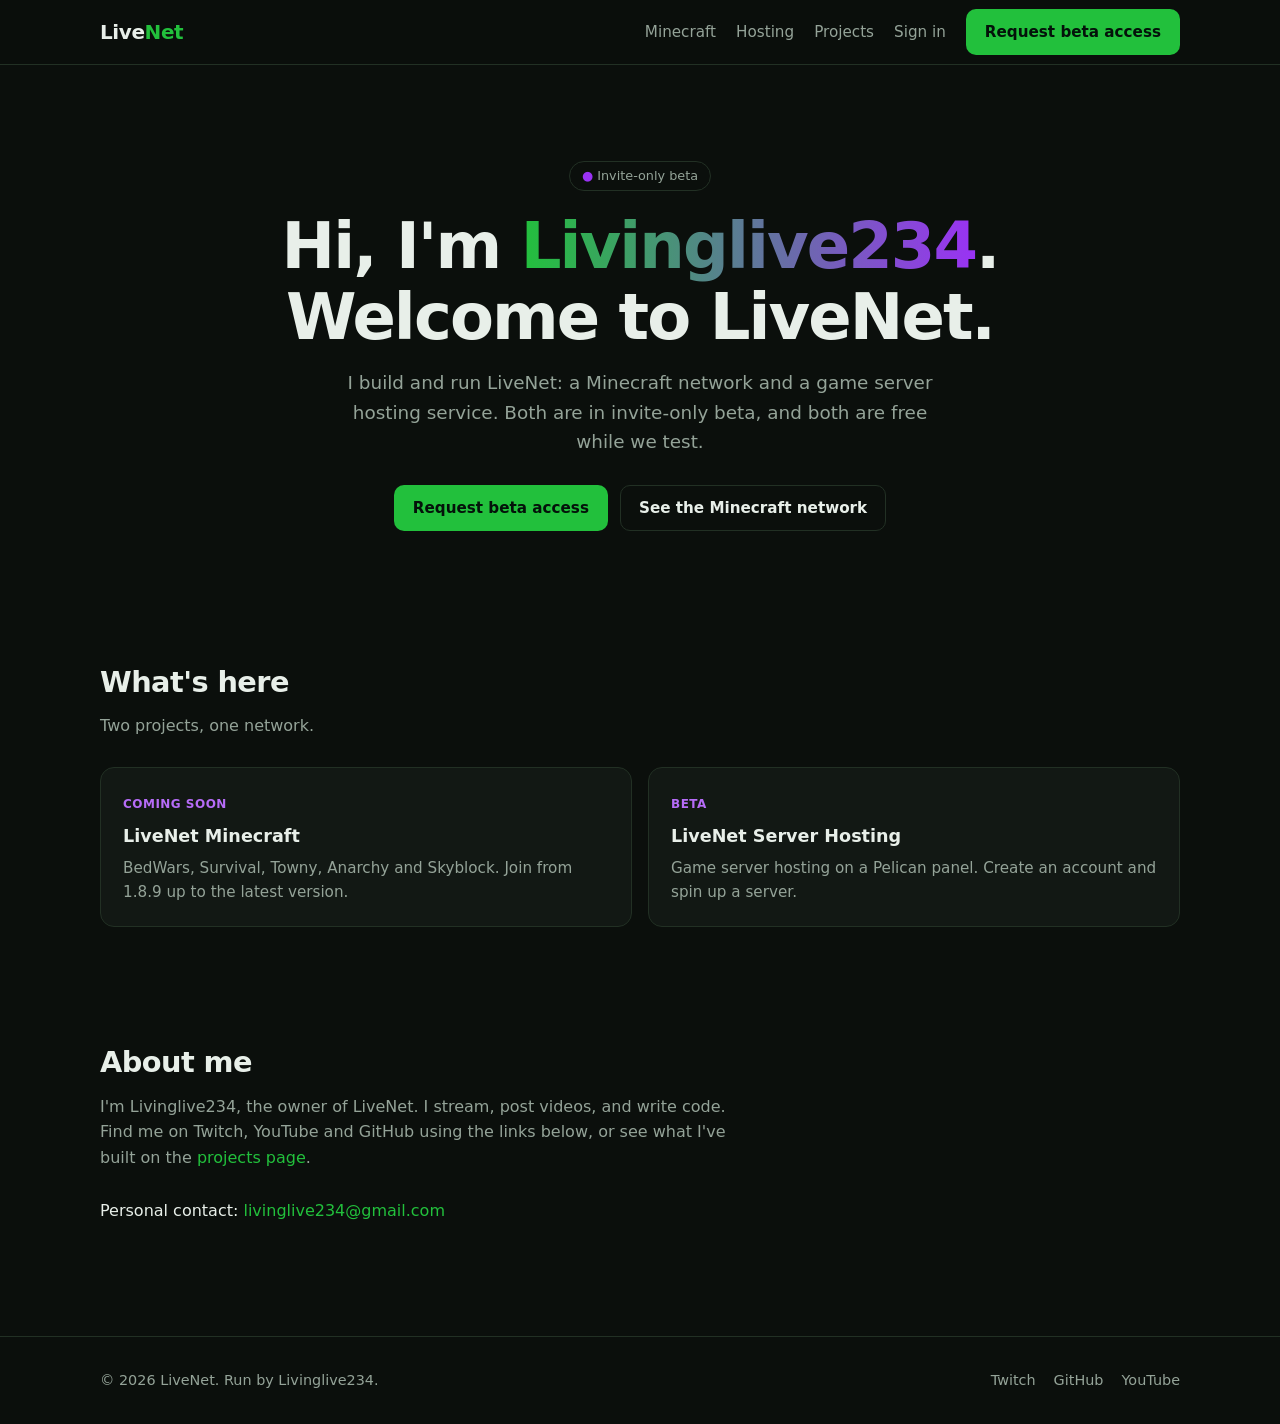
<file: index.html>
<!doctype html>
<html lang="en">
<head>
  <meta charset="utf-8">
  <meta name="viewport" content="width=device-width, initial-scale=1">
  <title>LiveNet — Livinglive234</title>
  <meta name="description" content="LiveNet is a Minecraft network and game server hosting run by Livinglive234. Currently invite-only and free.">
  <link rel="icon" href="https://panel.livenet.host/livinglive234.ico">
  <link rel="stylesheet" href="/css/style.css">
</head>
<body>
  <header class="site-header">
    <div class="wrap">
      <a class="logo" href="/">Live<span>Net</span></a>
      <nav>
        <a href="/minecraft/">Minecraft</a>
        <a href="/hosting/">Hosting</a>
        <a href="/projects/">Projects</a>
        <a href="https://panel.livenet.host/login">Sign in</a>
        <a class="btn btn-primary" href="/beta/">Request beta access</a>
      </nav>
    </div>
  </header>

  <main>
    <div class="wrap hero">
      <span class="badge">Invite-only beta</span>
      <h1>Hi, I'm <em>Livinglive234</em>.<br>Welcome to LiveNet.</h1>
      <p>I build and run LiveNet: a Minecraft network and a game server hosting service. Both are in invite-only beta, and both are free while we test.</p>
      <div class="actions">
        <a class="btn btn-primary" href="/beta/">Request beta access</a>
        <a class="btn btn-ghost" href="/minecraft/">See the Minecraft network</a>
      </div>
    </div>

    <section>
      <div class="wrap">
        <h2>What's here</h2>
        <p class="lead">Two projects, one network.</p>
        <div class="grid">
          <a class="card" href="/minecraft/" style="color:inherit">
            <span class="tag">Coming soon</span>
            <h3>LiveNet Minecraft</h3>
            <p>BedWars, Survival, Towny, Anarchy and Skyblock. Join from 1.8.9 up to the latest version.</p>
          </a>
          <a class="card" href="/hosting/" style="color:inherit">
            <span class="tag">Beta</span>
            <h3>LiveNet Server Hosting</h3>
            <p>Game server hosting on a Pelican panel. Create an account and spin up a server.</p>
          </a>
        </div>
      </div>
    </section>

    <section>
      <div class="wrap">
        <h2>About me</h2>
        <p class="lead">I'm Livinglive234, the owner of LiveNet. I stream, post videos, and write code. Find me on Twitch, YouTube and GitHub using the links below, or see what I've built on the <a href="/projects/">projects page</a>.</p>
        <p>Personal contact: <a href="mailto:livinglive234@gmail.com">livinglive234@gmail.com</a></p>
      </div>
    </section>
  </main>

  <footer class="site-footer">
    <div class="wrap">
      <span>© 2026 LiveNet. Run by Livinglive234.</span>
      <div class="links">
        <a href="https://twitch.tv/Livinglive234" rel="noopener">Twitch</a>
        <a href="https://github.com/Livinglive234" rel="noopener">GitHub</a>
        <a href="https://youtube.com/@Livinglive234" rel="noopener">YouTube</a>
      </div>
    </div>
  </footer>
</body>
</html>
</file>
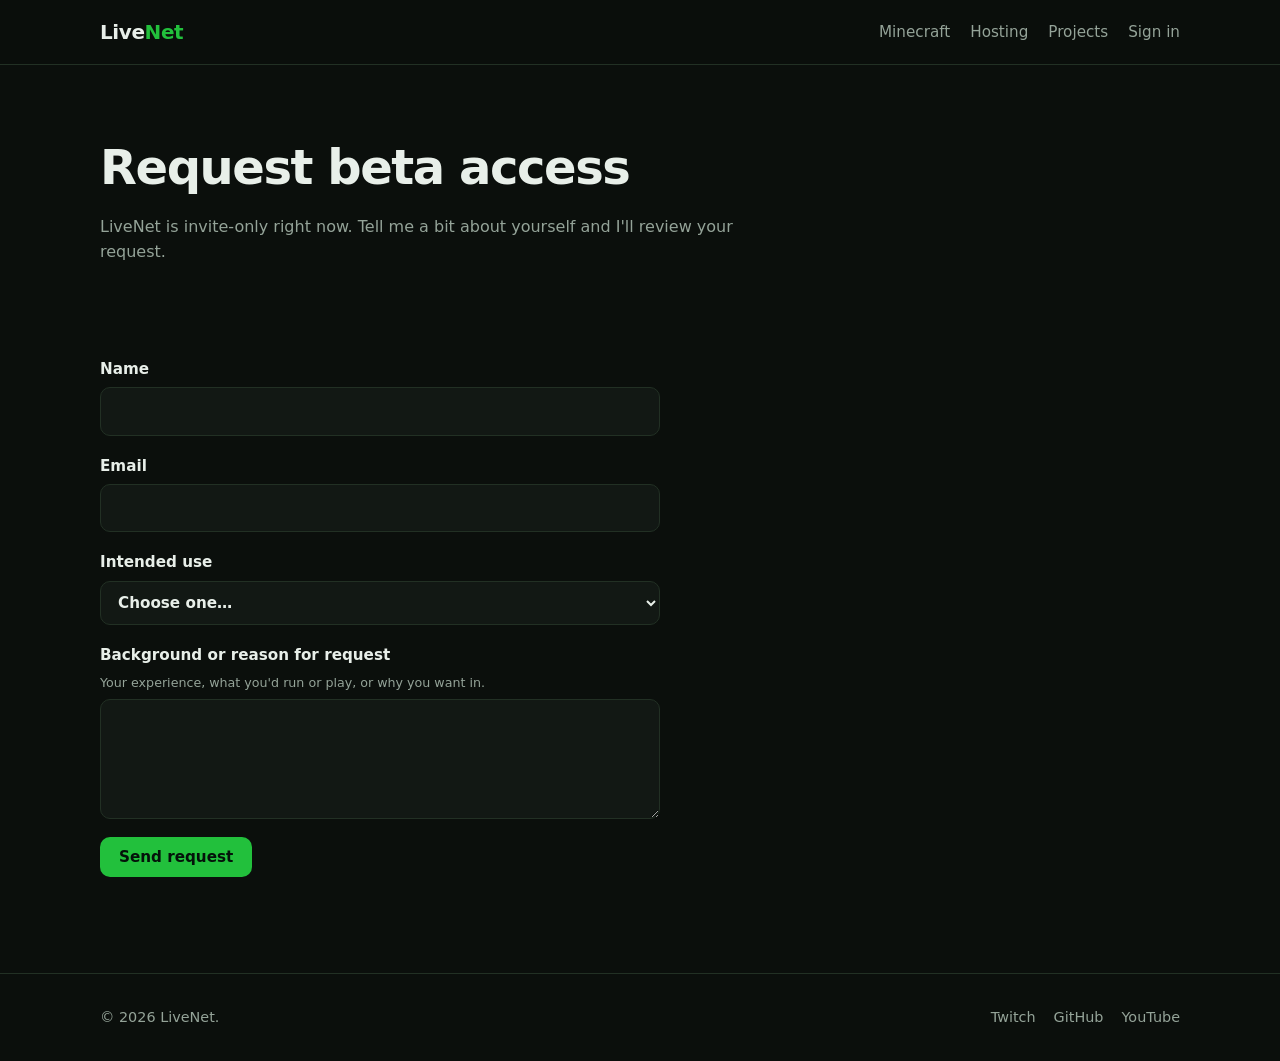
<file: beta/index.html>
<!doctype html>
<html lang="en">
<head>
  <meta charset="utf-8">
  <meta name="viewport" content="width=device-width, initial-scale=1">
  <title>Request beta access — LiveNet</title>
  <meta name="description" content="Request access to the LiveNet invite-only beta.">
  <link rel="icon" href="https://panel.livenet.host/livinglive234.ico">
  <link rel="stylesheet" href="/css/style.css">
</head>
<body>
  <header class="site-header">
    <div class="wrap">
      <a class="logo" href="/">Live<span>Net</span></a>
      <nav>
        <a href="/minecraft/">Minecraft</a>
        <a href="/hosting/">Hosting</a>
        <a href="/projects/">Projects</a>
        <a href="https://panel.livenet.host/login">Sign in</a>
      </nav>
    </div>
  </header>

  <main>
    <div class="wrap page-title">
      <h1>Request beta access</h1>
      <p class="lead">LiveNet is invite-only right now. Tell me a bit about yourself and I'll review your request.</p>
    </div>

    <section>
      <div class="wrap">
        <form id="beta-form" novalidate>
          <label>Name
            <input name="name" type="text" required maxlength="100" autocomplete="name">
          </label>
          <label>Email
            <input name="email" type="email" required maxlength="200" autocomplete="email">
          </label>
          <label>Intended use
            <select name="use" required>
              <option value="">Choose one…</option>
              <option>Minecraft network (playing)</option>
              <option>Game server hosting</option>
              <option>Both</option>
              <option>Other</option>
            </select>
          </label>
          <label>Background or reason for request
            <small>Your experience, what you'd run or play, or why you want in.</small>
            <textarea name="reason" required maxlength="2000"></textarea>
          </label>
          <!-- Honeypot: real people leave this empty -->
          <input class="hp" name="website" type="text" tabindex="-1" autocomplete="off" aria-hidden="true">
          <div id="status" class="status" role="status"></div>
          <div><button class="btn btn-primary" type="submit">Send request</button></div>
        </form>
      </div>
    </section>
  </main>

  <footer class="site-footer">
    <div class="wrap">
      <span>© 2026 LiveNet.</span>
      <div class="links">
        <a href="https://twitch.tv/Livinglive234" rel="noopener">Twitch</a>
        <a href="https://github.com/Livinglive234" rel="noopener">GitHub</a>
        <a href="https://youtube.com/@Livinglive234" rel="noopener">YouTube</a>
      </div>
    </div>
  </footer>

  <script src="/js/beta.js"></script>
</body>
</html>
</file>
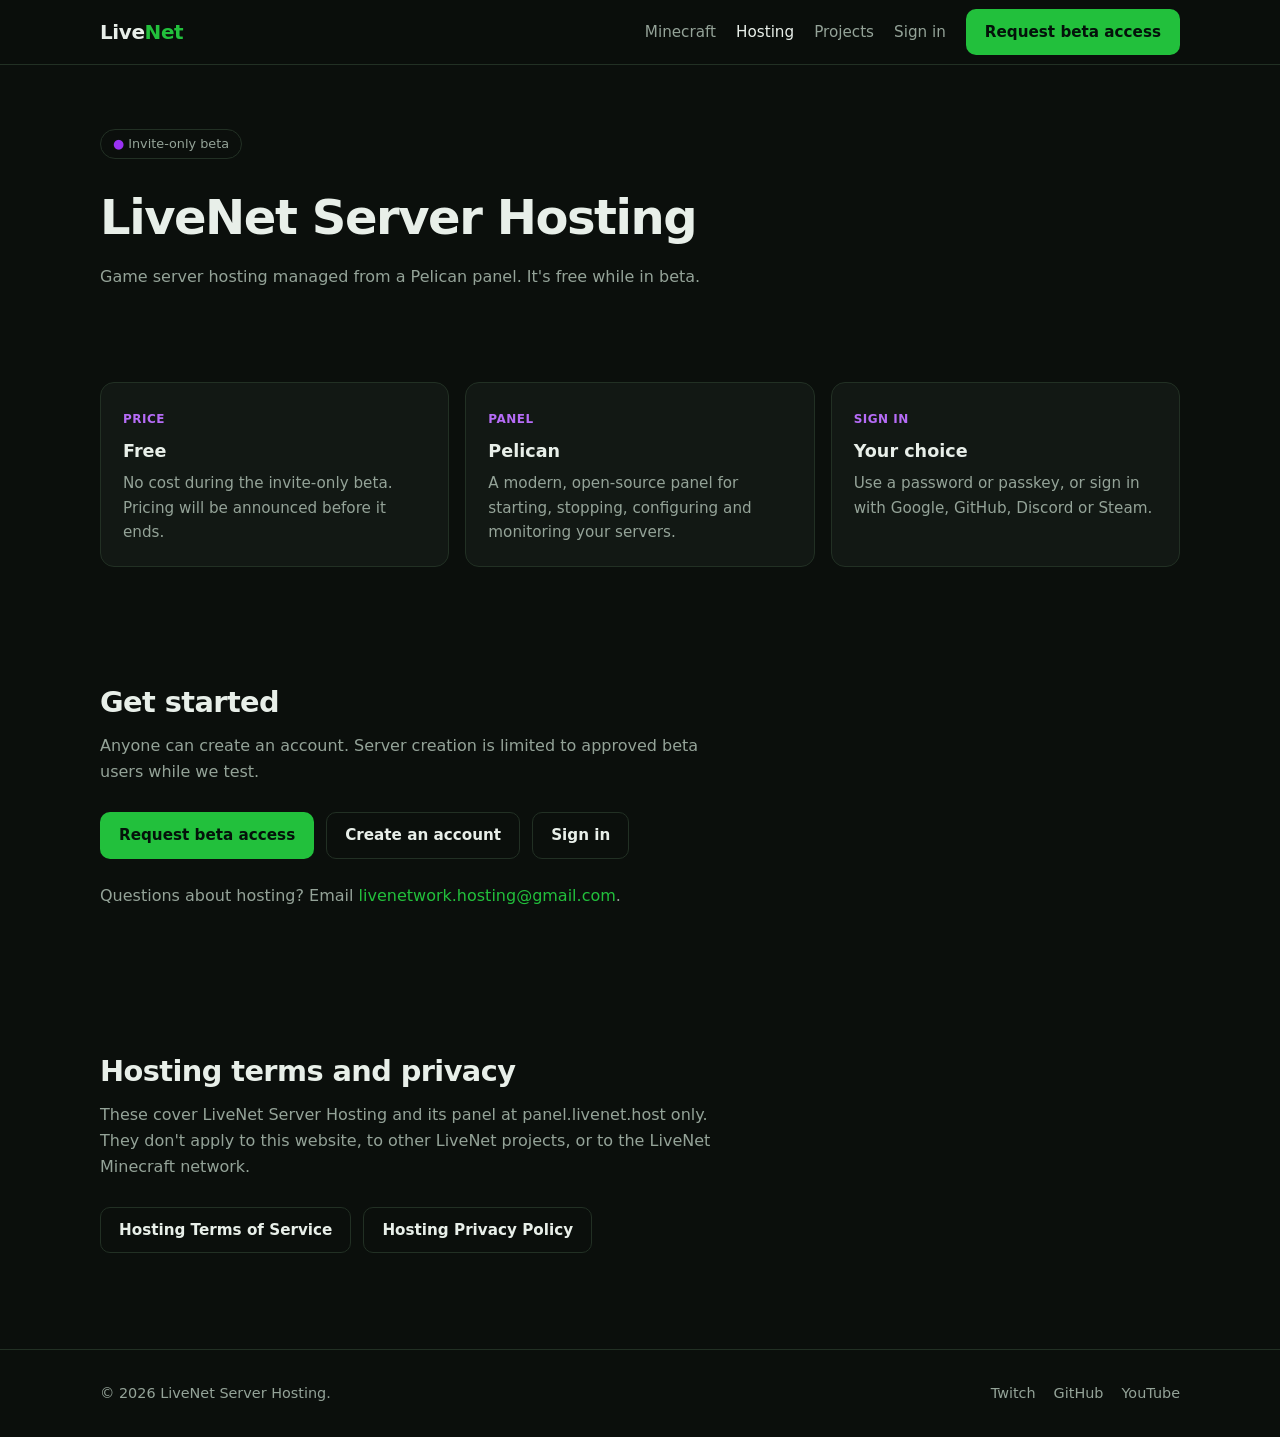
<file: hosting/index.html>
<!doctype html>
<html lang="en">
<head>
  <meta charset="utf-8">
  <meta name="viewport" content="width=device-width, initial-scale=1">
  <title>LiveNet Server Hosting</title>
  <meta name="description" content="LiveNet Server Hosting: free game server hosting in invite-only beta, powered by Pelican.">
  <link rel="icon" href="https://panel.livenet.host/livinglive234.ico">
  <link rel="stylesheet" href="/css/style.css">
</head>
<body>
  <header class="site-header">
    <div class="wrap">
      <a class="logo" href="/">Live<span>Net</span></a>
      <nav>
        <a href="/minecraft/">Minecraft</a>
        <a href="/hosting/" aria-current="page">Hosting</a>
        <a href="/projects/">Projects</a>
        <a href="https://panel.livenet.host/login">Sign in</a>
        <a class="btn btn-primary" href="/beta/">Request beta access</a>
      </nav>
    </div>
  </header>

  <main>
    <div class="wrap page-title">
      <span class="badge">Invite-only beta</span>
      <h1>LiveNet Server Hosting</h1>
      <p class="lead">Game server hosting managed from a Pelican panel. It's free while in beta.</p>
    </div>

    <section>
      <div class="wrap">
        <div class="grid">
          <div class="card"><span class="tag">Price</span><h3>Free</h3><p>No cost during the invite-only beta. Pricing will be announced before it ends.</p></div>
          <div class="card"><span class="tag">Panel</span><h3>Pelican</h3><p>A modern, open-source panel for starting, stopping, configuring and monitoring your servers.</p></div>
          <div class="card"><span class="tag">Sign in</span><h3>Your choice</h3><p>Use a password or passkey, or sign in with Google, GitHub, Discord or Steam.</p></div>
        </div>
      </div>
    </section>

    <section>
      <div class="wrap">
        <h2>Get started</h2>
        <p class="lead">Anyone can create an account. Server creation is limited to approved beta users while we test.</p>
        <div style="display:flex;gap:12px;flex-wrap:wrap">
          <a class="btn btn-primary" href="/beta/">Request beta access</a>
          <a class="btn btn-ghost" href="https://panel.livenet.host/register">Create an account</a>
          <a class="btn btn-ghost" href="https://panel.livenet.host/login">Sign in</a>
        </div>
        <p class="lead" style="margin-top:24px">Questions about hosting? Email <a href="mailto:livenetwork.hosting@gmail.com">livenetwork.hosting@gmail.com</a>.</p>
      </div>
    </section>

    <section>
      <div class="wrap">
        <h2>Hosting terms and privacy</h2>
        <p class="lead">These cover LiveNet Server Hosting and its panel at panel.livenet.host only. They don't apply to this website, to other LiveNet projects, or to the LiveNet Minecraft network.</p>
        <div style="display:flex;gap:12px;flex-wrap:wrap">
          <a class="btn btn-ghost" href="https://panel.livenet.host/terms-of-service">Hosting Terms of Service</a>
          <a class="btn btn-ghost" href="https://panel.livenet.host/privacy-policy">Hosting Privacy Policy</a>
        </div>
      </div>
    </section>
  </main>

  <footer class="site-footer">
    <div class="wrap">
      <span>© 2026 LiveNet Server Hosting.</span>
      <div class="links">
        <a href="https://twitch.tv/Livinglive234" rel="noopener">Twitch</a>
        <a href="https://github.com/Livinglive234" rel="noopener">GitHub</a>
        <a href="https://youtube.com/@Livinglive234" rel="noopener">YouTube</a>
      </div>
    </div>
  </footer>
</body>
</html>
</file>
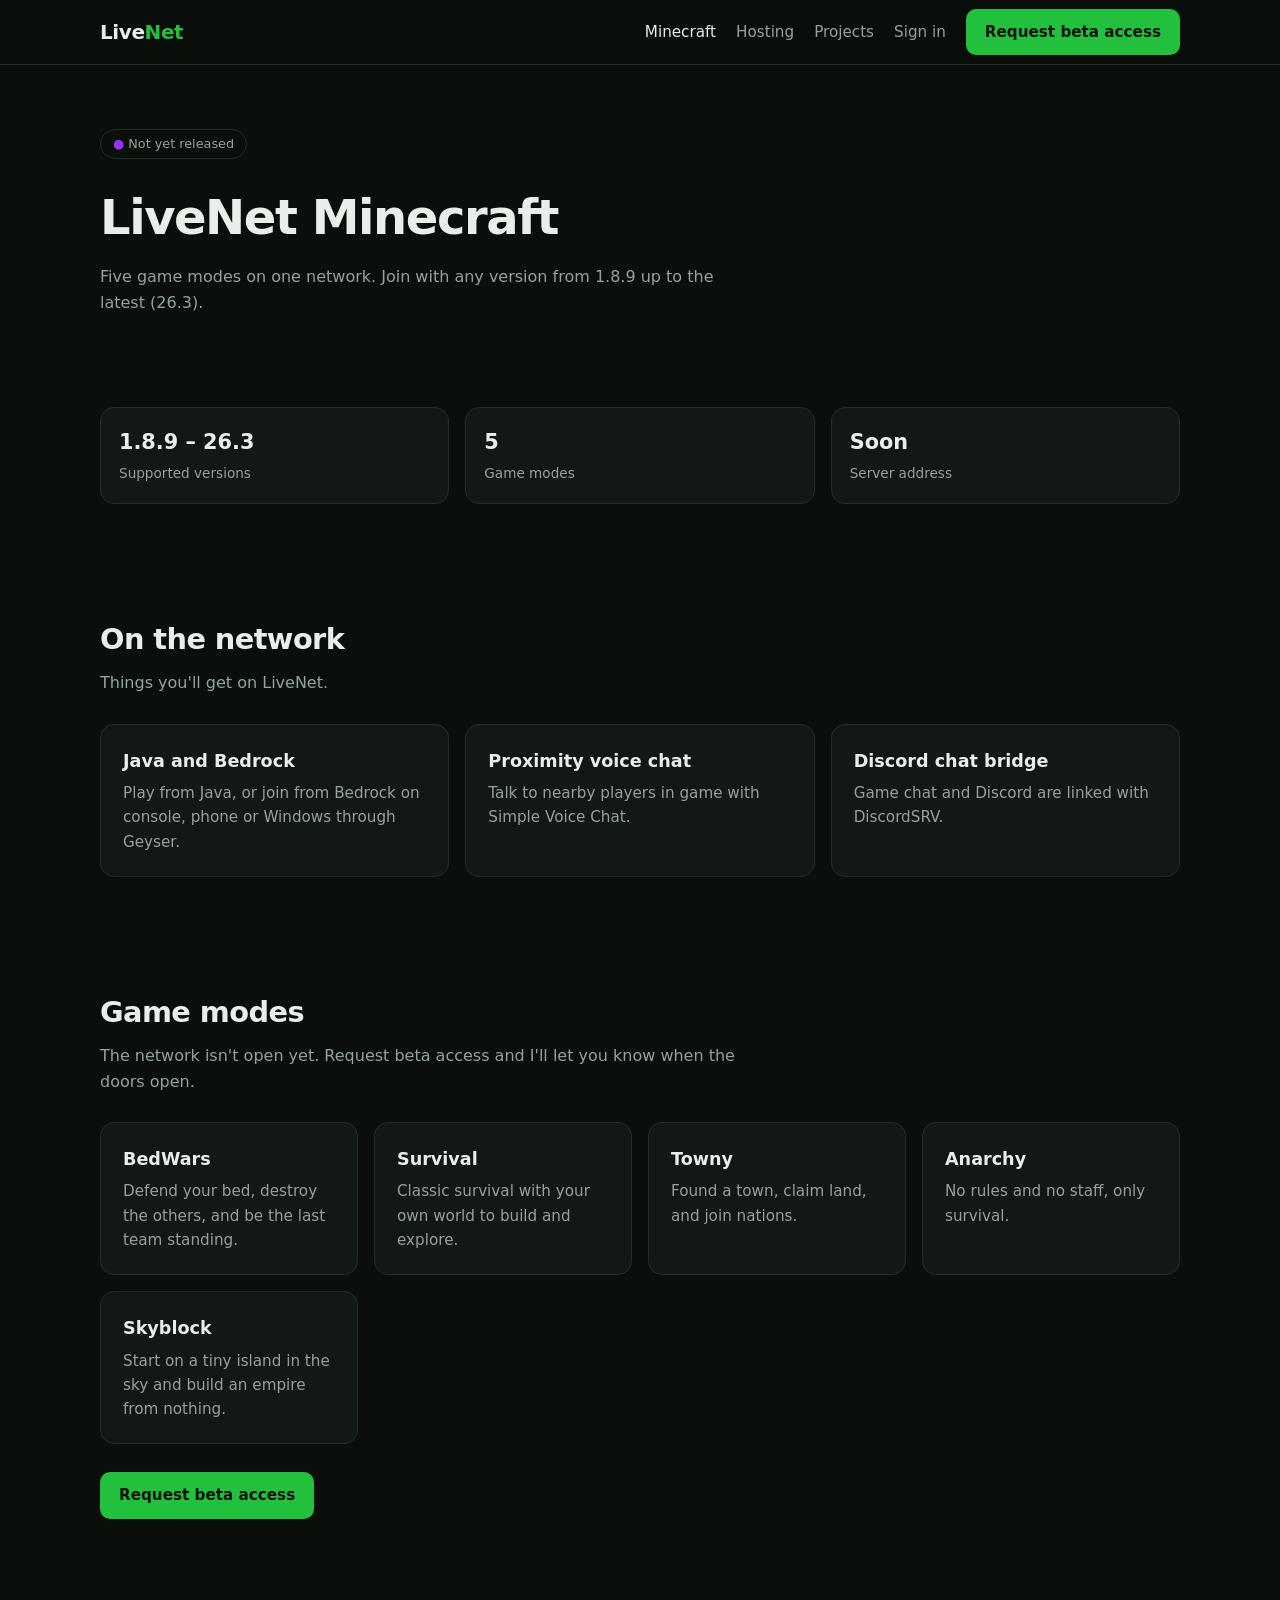
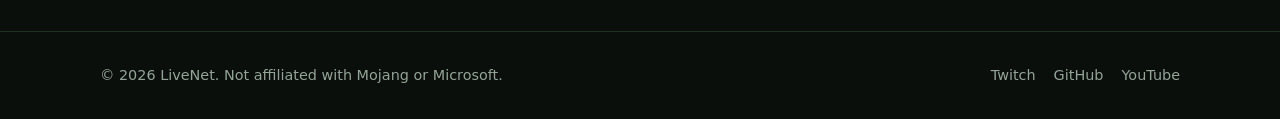
<file: minecraft/index.html>
<!doctype html>
<html lang="en">
<head>
  <meta charset="utf-8">
  <meta name="viewport" content="width=device-width, initial-scale=1">
  <title>LiveNet Minecraft Network</title>
  <meta name="description" content="LiveNet Minecraft: BedWars, Survival, Towny, Anarchy and Skyblock. Supports 1.8.9 to the latest version. Not yet released.">
  <link rel="icon" href="https://panel.livenet.host/livinglive234.ico">
  <link rel="stylesheet" href="/css/style.css">
</head>
<body>
  <header class="site-header">
    <div class="wrap">
      <a class="logo" href="/">Live<span>Net</span></a>
      <nav>
        <a href="/minecraft/" aria-current="page">Minecraft</a>
        <a href="/hosting/">Hosting</a>
        <a href="/projects/">Projects</a>
        <a href="https://panel.livenet.host/login">Sign in</a>
        <a class="btn btn-primary" href="/beta/">Request beta access</a>
      </nav>
    </div>
  </header>

  <main>
    <div class="wrap page-title">
      <span class="badge">Not yet released</span>
      <h1>LiveNet Minecraft</h1>
      <p class="lead">Five game modes on one network. Join with any version from 1.8.9 up to the latest (26.3).</p>
    </div>

    <section>
      <div class="wrap">
        <div class="facts">
          <div class="fact"><b>1.8.9 – 26.3</b><span>Supported versions</span></div>
          <div class="fact"><b>5</b><span>Game modes</span></div>
          <div class="fact"><b>Soon</b><span>Server address</span></div>
        </div>
      </div>
    </section>

    <section>
      <div class="wrap">
        <h2>On the network</h2>
        <p class="lead">Things you'll get on LiveNet.</p>
        <div class="grid">
          <div class="card"><h3>Java and Bedrock</h3><p>Play from Java, or join from Bedrock on console, phone or Windows through Geyser.</p></div>
          <div class="card"><h3>Proximity voice chat</h3><p>Talk to nearby players in game with Simple Voice Chat.</p></div>
          <div class="card"><h3>Discord chat bridge</h3><p>Game chat and Discord are linked with DiscordSRV.</p></div>
        </div>
      </div>
    </section>

    <section>
      <div class="wrap">
        <h2>Game modes</h2>
        <p class="lead">The network isn't open yet. Request beta access and I'll let you know when the doors open.</p>
        <div class="grid">
          <div class="card"><h3>BedWars</h3><p>Defend your bed, destroy the others, and be the last team standing.</p></div>
          <div class="card"><h3>Survival</h3><p>Classic survival with your own world to build and explore.</p></div>
          <div class="card"><h3>Towny</h3><p>Found a town, claim land, and join nations.</p></div>
          <div class="card"><h3>Anarchy</h3><p>No rules and no staff, only survival.</p></div>
          <div class="card"><h3>Skyblock</h3><p>Start on a tiny island in the sky and build an empire from nothing.</p></div>
        </div>
        <p style="margin-top:28px"><a class="btn btn-primary" href="/beta/">Request beta access</a></p>
      </div>
    </section>
  </main>

  <footer class="site-footer">
    <div class="wrap">
      <span>© 2026 LiveNet. Not affiliated with Mojang or Microsoft.</span>
      <div class="links">
        <a href="https://twitch.tv/Livinglive234" rel="noopener">Twitch</a>
        <a href="https://github.com/Livinglive234" rel="noopener">GitHub</a>
        <a href="https://youtube.com/@Livinglive234" rel="noopener">YouTube</a>
      </div>
    </div>
  </footer>
</body>
</html>
</file>
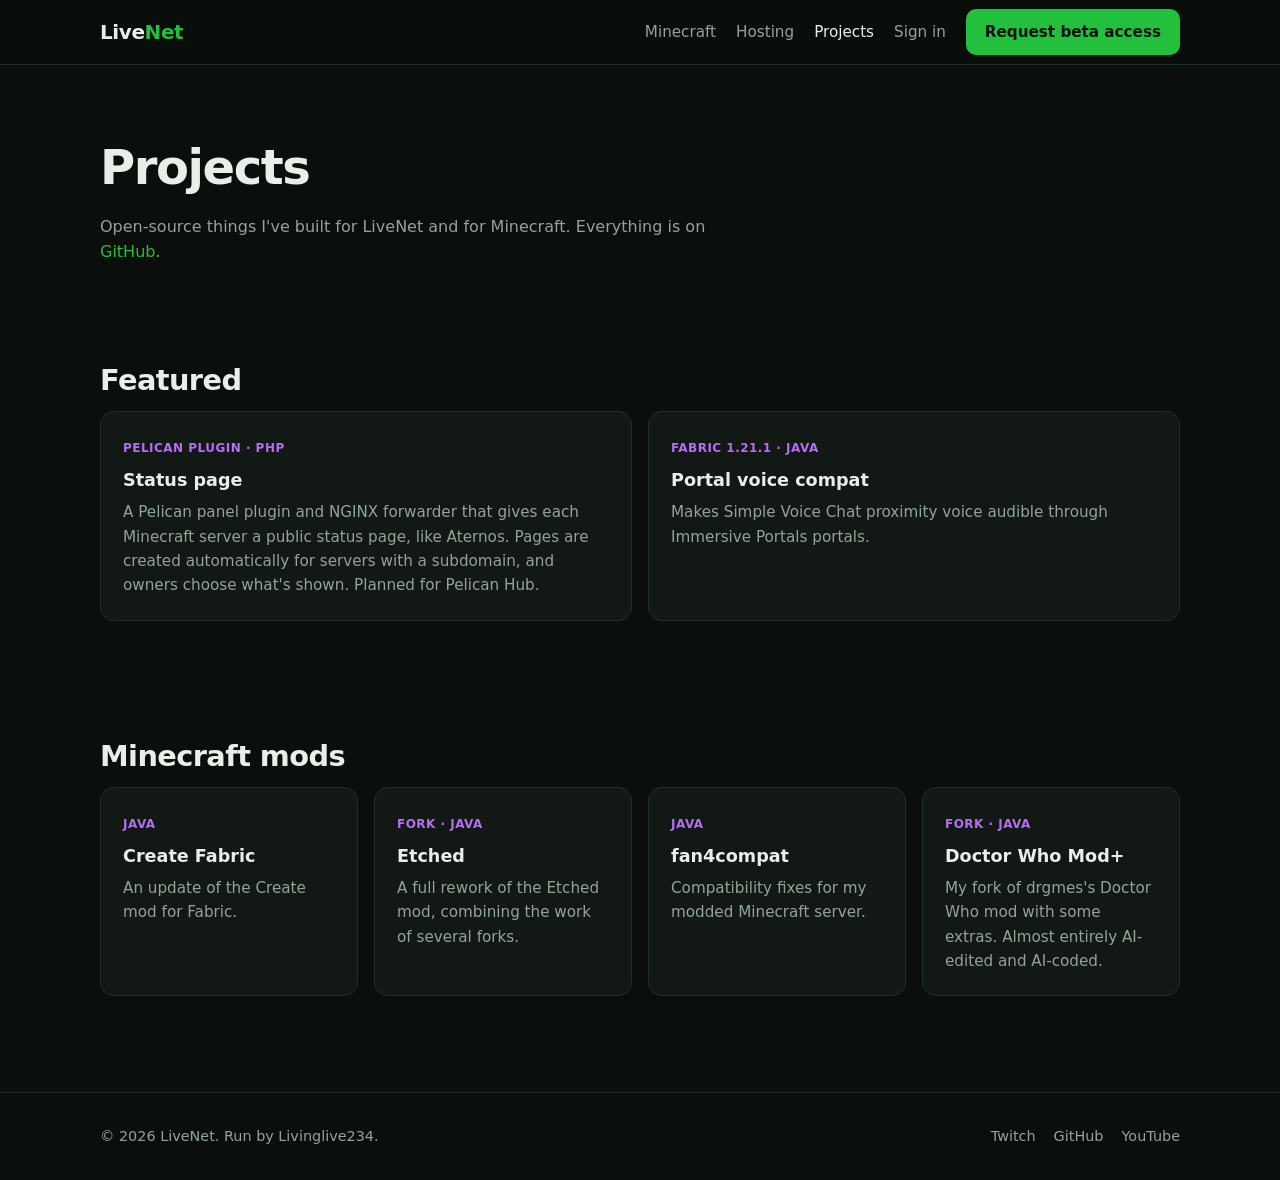
<file: projects/index.html>
<!doctype html>
<html lang="en">
<head>
  <meta charset="utf-8">
  <meta name="viewport" content="width=device-width, initial-scale=1">
  <title>Projects — LiveNet</title>
  <meta name="description" content="Open-source projects by Livinglive234: a Pelican status page plugin and Minecraft mods and compatibility fixes.">
  <link rel="icon" href="https://panel.livenet.host/livinglive234.ico">
  <link rel="stylesheet" href="/css/style.css">
</head>
<body>
  <header class="site-header">
    <div class="wrap">
      <a class="logo" href="/">Live<span>Net</span></a>
      <nav>
        <a href="/minecraft/">Minecraft</a>
        <a href="/hosting/">Hosting</a>
        <a href="/projects/" aria-current="page">Projects</a>
        <a href="https://panel.livenet.host/login">Sign in</a>
        <a class="btn btn-primary" href="/beta/">Request beta access</a>
      </nav>
    </div>
  </header>

  <main>
    <div class="wrap page-title">
      <h1>Projects</h1>
      <p class="lead">Open-source things I've built for LiveNet and for Minecraft. Everything is on <a href="https://github.com/Livinglive234" rel="noopener">GitHub</a>.</p>
    </div>

    <section>
      <div class="wrap">
        <h2>Featured</h2>
        <div class="grid">
          <a class="card" href="https://github.com/Livinglive234/statuspage" rel="noopener" style="color:inherit">
            <span class="tag">Pelican plugin · PHP</span>
            <h3>Status page</h3>
            <p>A Pelican panel plugin and NGINX forwarder that gives each Minecraft server a public status page, like Aternos. Pages are created automatically for servers with a subdomain, and owners choose what's shown. Planned for Pelican Hub.</p>
          </a>
          <a class="card" href="https://github.com/Livinglive234/portal-voice-compat" rel="noopener" style="color:inherit">
            <span class="tag">Fabric 1.21.1 · Java</span>
            <h3>Portal voice compat</h3>
            <p>Makes Simple Voice Chat proximity voice audible through Immersive Portals portals.</p>
          </a>
        </div>
      </div>
    </section>

    <section>
      <div class="wrap">
        <h2>Minecraft mods</h2>
        <div class="grid">
          <a class="card" href="https://github.com/Livinglive234/createfabric" rel="noopener" style="color:inherit">
            <span class="tag">Java</span>
            <h3>Create Fabric</h3>
            <p>An update of the Create mod for Fabric.</p>
          </a>
          <a class="card" href="https://github.com/Livinglive234/etched" rel="noopener" style="color:inherit">
            <span class="tag">Fork · Java</span>
            <h3>Etched</h3>
            <p>A full rework of the Etched mod, combining the work of several forks.</p>
          </a>
          <a class="card" href="https://github.com/Livinglive234/fan4compat" rel="noopener" style="color:inherit">
            <span class="tag">Java</span>
            <h3>fan4compat</h3>
            <p>Compatibility fixes for my modded Minecraft server.</p>
          </a>
          <a class="card" href="https://github.com/Livinglive234/doctor-who-mod-plus" rel="noopener" style="color:inherit">
            <span class="tag">Fork · Java</span>
            <h3>Doctor Who Mod+</h3>
            <p>My fork of drgmes's Doctor Who mod with some extras. Almost entirely AI-edited and AI-coded.</p>
          </a>
        </div>
      </div>
    </section>
  </main>

  <footer class="site-footer">
    <div class="wrap">
      <span>© 2026 LiveNet. Run by Livinglive234.</span>
      <div class="links">
        <a href="https://twitch.tv/Livinglive234" rel="noopener">Twitch</a>
        <a href="https://github.com/Livinglive234" rel="noopener">GitHub</a>
        <a href="https://youtube.com/@Livinglive234" rel="noopener">YouTube</a>
      </div>
    </div>
  </footer>
</body>
</html>
</file>
<file: css/style.css>
/* LiveNet — shared styles.
   Change the brand color here and it updates everywhere. */
:root {
  --brand: #22c03c;
  --brand-dim: #178a2b;
  --accent: #9a32f4; /* purple from the LiveNet logo */
  --bg: #0b0f0c;
  --surface: #121814;
  --border: #223024;
  --text: #e8efe9;
  --muted: #94a398;
  --radius: 14px;
  --max: 1080px;
}

* { box-sizing: border-box; }

html { scroll-behavior: smooth; }

body {
  margin: 0;
  background: var(--bg);
  color: var(--text);
  font-family: Inter, system-ui, -apple-system, "Segoe UI", Roboto, sans-serif;
  line-height: 1.6;
}

a { color: var(--brand); text-decoration: none; }
a:hover { text-decoration: underline; }

.wrap { width: min(var(--max), 100% - 32px); margin-inline: auto; }

/* Header */
.site-header {
  position: sticky; top: 0; z-index: 10;
  background: rgba(11, 15, 12, 0.85);
  backdrop-filter: blur(10px);
  border-bottom: 1px solid var(--border);
}
.site-header .wrap {
  display: flex; align-items: center; justify-content: space-between;
  height: 64px; gap: 16px;
}
.logo { font-weight: 800; font-size: 1.25rem; color: var(--text); letter-spacing: -0.02em; }
.logo span { color: var(--brand); }
.logo:hover { text-decoration: none; }
nav { display: flex; align-items: center; gap: 20px; flex-wrap: wrap; }
nav a { color: var(--muted); font-size: 0.95rem; }
nav a:hover, nav a[aria-current="page"] { color: var(--text); text-decoration: none; }

/* Buttons */
.btn {
  display: inline-block; padding: 10px 18px; border-radius: 10px;
  font-weight: 600; font-size: 0.95rem; border: 1px solid transparent;
  cursor: pointer; font-family: inherit;
}
.btn:hover { text-decoration: none; }
.btn-primary { background: var(--brand); color: #04120a; }
.btn-primary:hover { background: #2fd84a; }
.btn-ghost { border-color: var(--border); color: var(--text); background: transparent; }
.btn-ghost:hover { border-color: var(--accent); }

/* Hero */
.hero { padding: 96px 0 72px; text-align: center; }
.hero h1 { font-size: clamp(2.4rem, 6vw, 4rem); line-height: 1.1; margin: 0 0 16px; letter-spacing: -0.03em; }
.hero h1 em {
  font-style: normal;
  background: linear-gradient(90deg, var(--brand), var(--accent));
  -webkit-background-clip: text; background-clip: text; color: transparent;
}
.hero p { color: var(--muted); font-size: 1.15rem; max-width: 620px; margin: 0 auto 28px; }
.hero .actions { display: flex; gap: 12px; justify-content: center; flex-wrap: wrap; }
.badge {
  display: inline-block; padding: 4px 12px; border: 1px solid var(--border);
  border-radius: 999px; color: var(--muted); font-size: 0.8rem; margin-bottom: 20px;
}
.badge::before { content: "● "; color: var(--accent); }

/* Sections and cards */
section { padding: 56px 0; }
section h2 { font-size: 1.8rem; margin: 0 0 8px; letter-spacing: -0.02em; }
.lead { color: var(--muted); margin: 0 0 28px; max-width: 640px; }

.grid { display: grid; gap: 16px; grid-template-columns: repeat(auto-fit, minmax(240px, 1fr)); }
.card {
  background: var(--surface); border: 1px solid var(--border);
  border-radius: var(--radius); padding: 22px;
}
.card { transition: border-color 0.15s; }
a.card:hover { border-color: var(--accent); text-decoration: none; }
.card h3 { margin: 0 0 6px; font-size: 1.1rem; }
.card p { margin: 0; color: var(--muted); font-size: 0.95rem; }
.card .tag { display: inline-block; font-size: 0.75rem; color: #b66cf7; margin-bottom: 8px; font-weight: 600; letter-spacing: 0.04em; text-transform: uppercase; }

.facts { display: grid; gap: 16px; grid-template-columns: repeat(auto-fit, minmax(180px, 1fr)); }
.fact { background: var(--surface); border: 1px solid var(--border); border-radius: var(--radius); padding: 18px; }
.fact b { display: block; font-size: 1.3rem; }
.fact span { color: var(--muted); font-size: 0.85rem; }

/* Form */
form { display: grid; gap: 18px; max-width: 560px; }
label { display: grid; gap: 6px; font-weight: 600; font-size: 0.95rem; }
label small { font-weight: 400; color: var(--muted); }
input, textarea, select {
  width: 100%; padding: 11px 13px; border-radius: 10px;
  background: var(--surface); border: 1px solid var(--border);
  color: var(--text); font: inherit;
}
input:focus, textarea:focus, select:focus { outline: 2px solid var(--brand); outline-offset: 1px; }
textarea { min-height: 120px; resize: vertical; }
.hp { position: absolute; left: -9999px; }
.status { padding: 12px 14px; border-radius: 10px; display: none; }
.status.ok { display: block; background: rgba(34, 192, 60, 0.12); border: 1px solid var(--brand-dim); }
.status.err { display: block; background: rgba(224, 70, 70, 0.12); border: 1px solid #a33; }

/* Footer */
.site-footer { border-top: 1px solid var(--border); padding: 32px 0; margin-top: 40px; color: var(--muted); font-size: 0.9rem; }
.site-footer .wrap { display: flex; justify-content: space-between; gap: 16px; flex-wrap: wrap; }
.site-footer .links { display: flex; gap: 18px; flex-wrap: wrap; }
.site-footer a { color: var(--muted); }
.site-footer a:hover { color: var(--brand); }

.page-title { padding: 64px 0 8px; }
.page-title h1 { font-size: clamp(2rem, 5vw, 3rem); margin: 0 0 8px; letter-spacing: -0.03em; }
</file>
